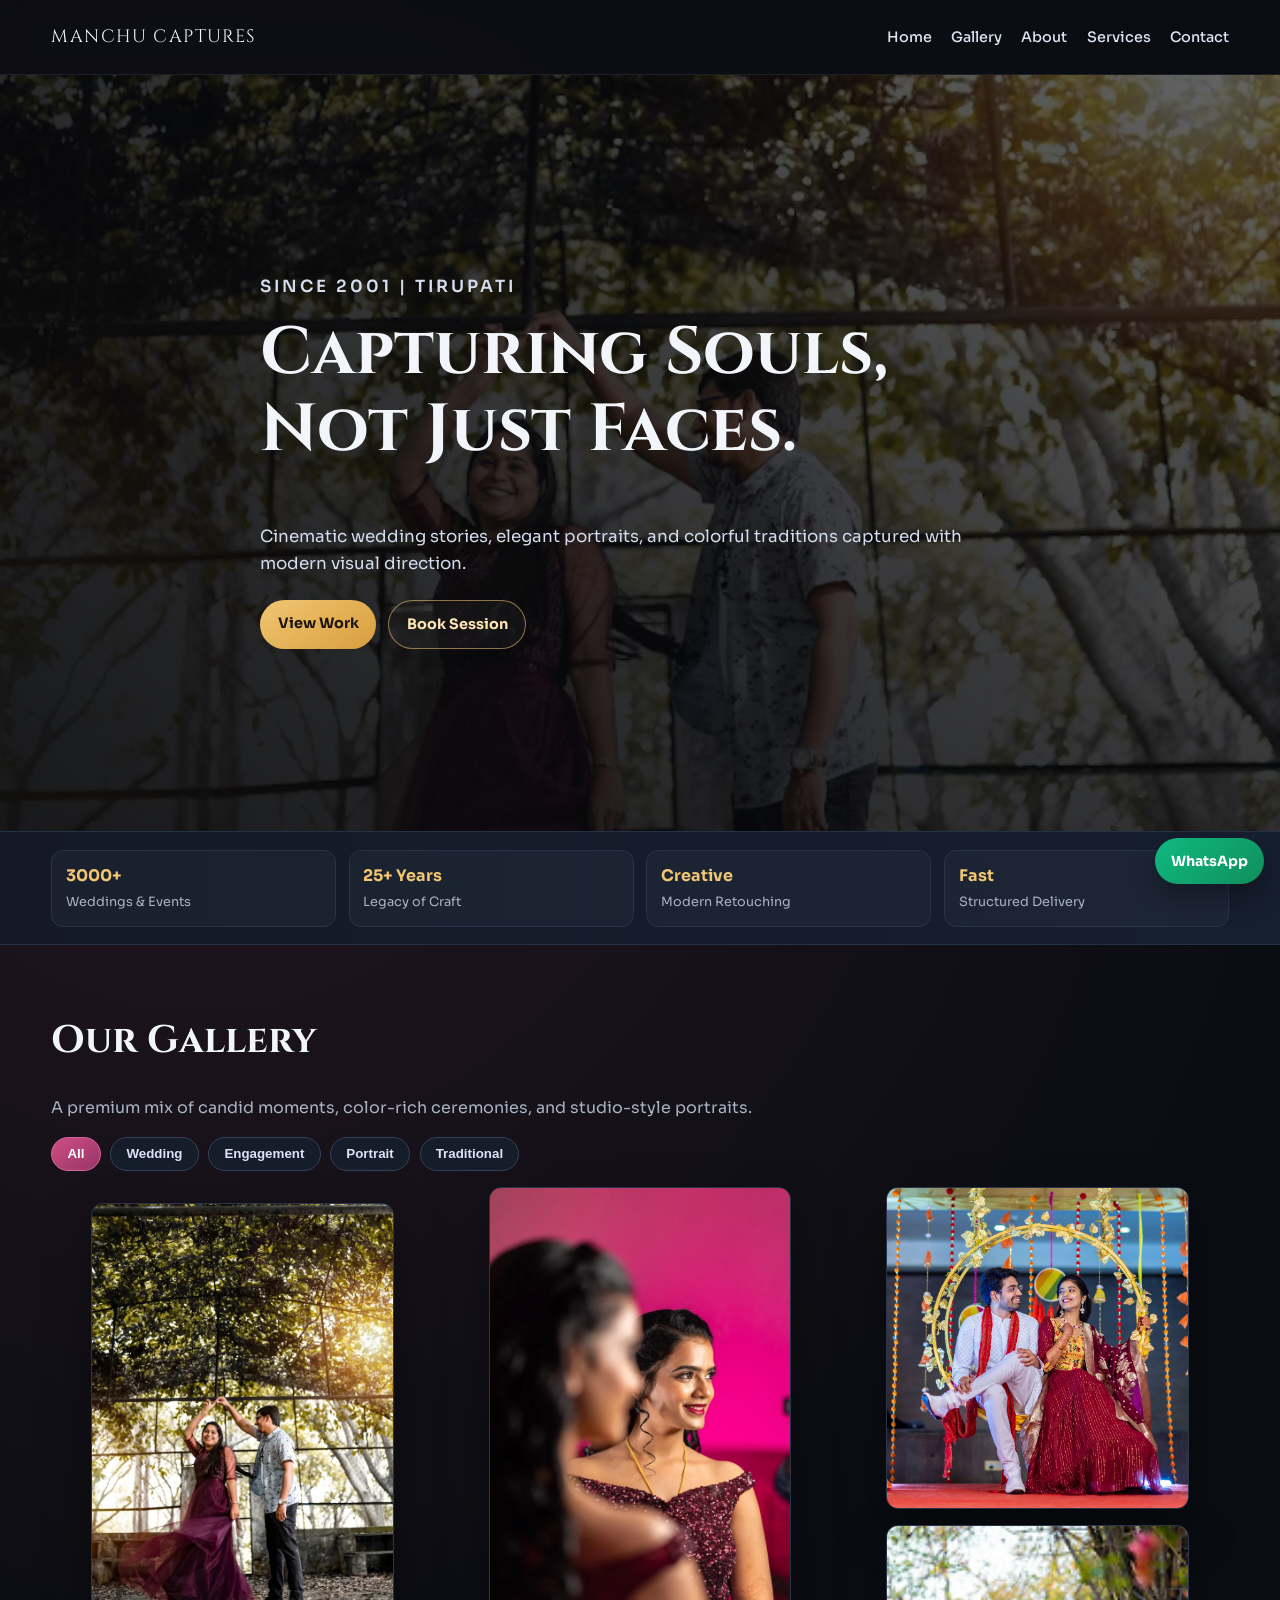
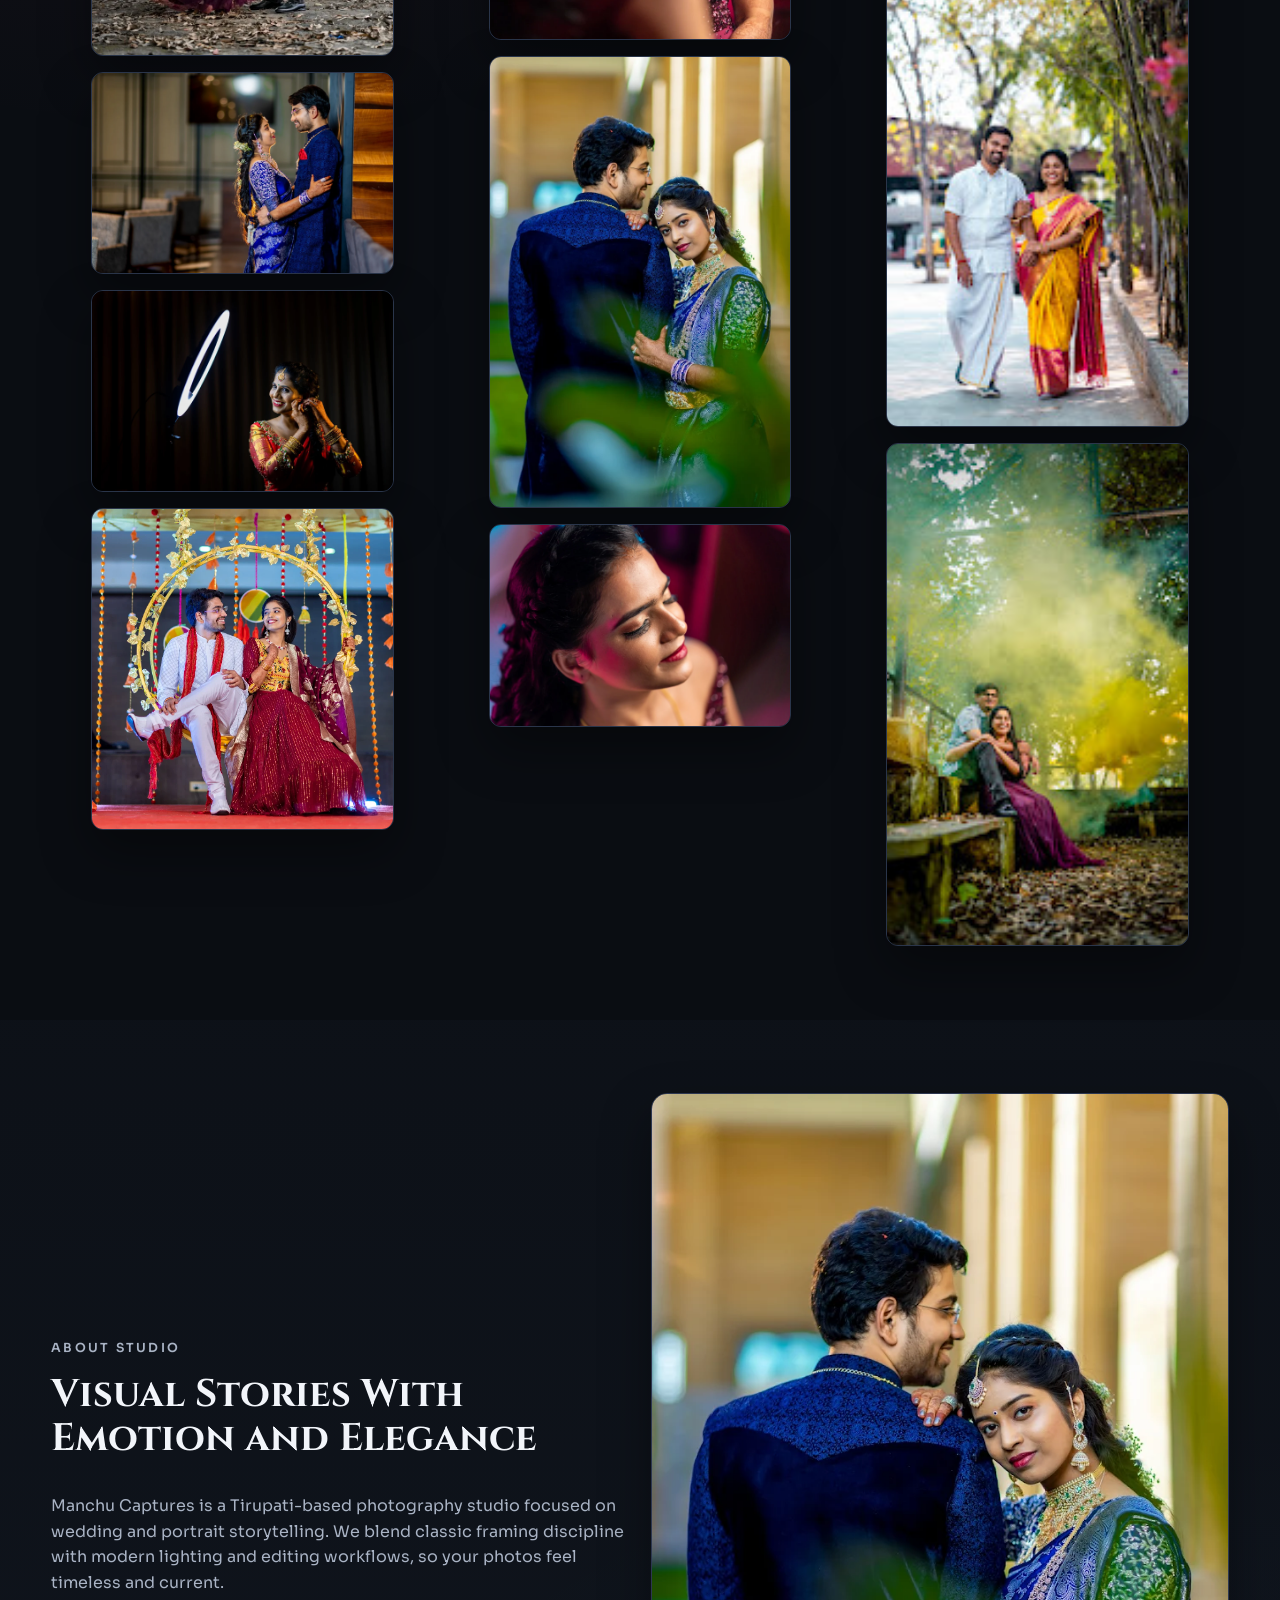
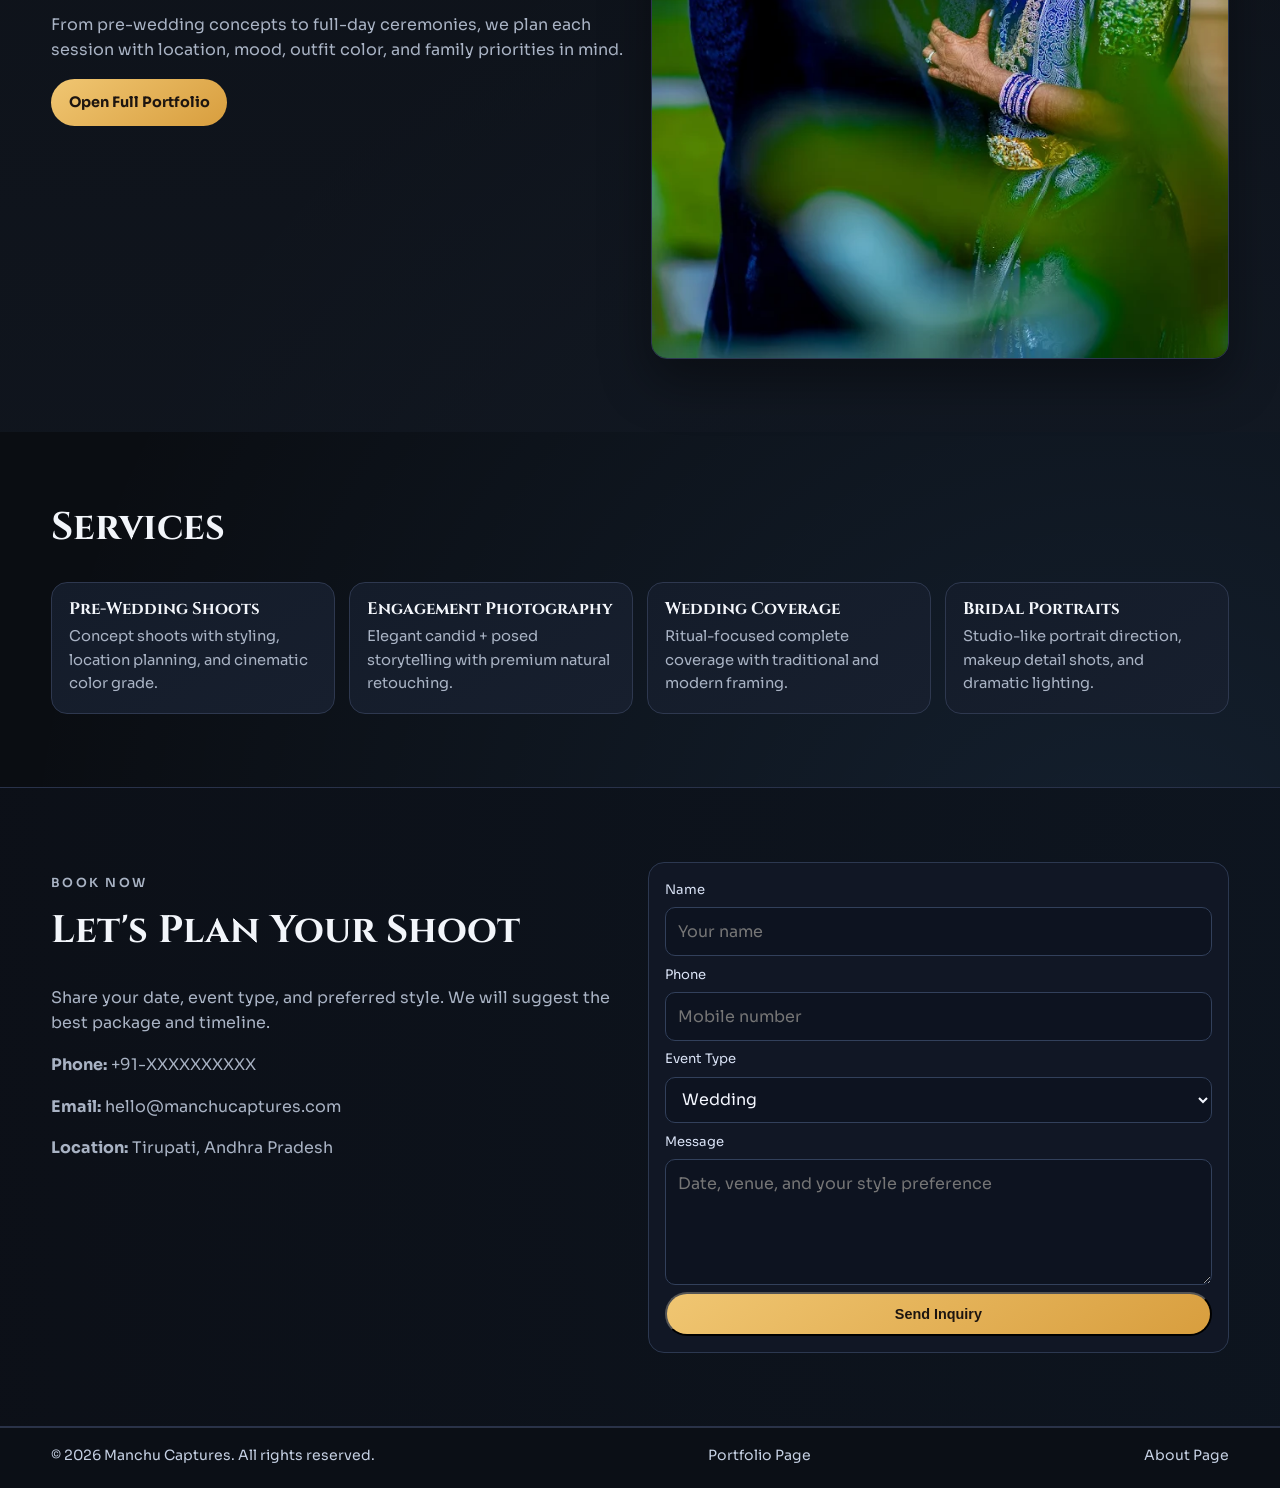
<file: index.html>
<!doctype html>
<html lang="en">
<head>
  <meta charset="utf-8">
  <meta name="viewport" content="width=device-width, initial-scale=1">
  <title>Manchu Captures | Wedding & Couple Photography</title>
  <meta name="description" content="Manchu Captures creates cinematic wedding, engagement, and portrait stories in Tirupati with modern style and emotional storytelling.">
  <meta property="og:title" content="Manchu Captures | Cinematic Love Stories">
  <meta property="og:description" content="Creative, modern, and attractive photography website inspired by premium studio design.">
  <meta property="og:type" content="website">
  <meta property="og:image" content="assets/images/2024-03-06.webp">
  <link rel="canonical" href="https://manchucaptures.com/">
  <link rel="stylesheet" href="assets/css/styles.css">
  <script defer src="assets/js/main.js"></script>
</head>
<body class="home-page">
  <header class="site-header">
    <div class="container nav-wrap">
      <a class="brand" href="#home">MANCHU CAPTURES</a>
      <nav>
        <ul class="nav">
          <li><a href="#home">Home</a></li>
          <li><a href="#gallery">Gallery</a></li>
          <li><a href="#about">About</a></li>
          <li><a href="#services">Services</a></li>
          <li><a href="#contact">Contact</a></li>
        </ul>
      </nav>
    </div>
  </header>

  <main>
    <section id="home" class="hero">
      <div class="hero-bg active" style="background-image:url('assets/images/2024-03-06.webp');"></div>
      <div class="hero-bg" style="background-image:url('assets/images/2024-03-06 (1).webp');"></div>
      <div class="hero-bg" style="background-image:url('assets/images/2024-03-06 (3).webp');"></div>
      <div class="hero-overlay"></div>
      <div class="container hero-content">
        <p class="eyebrow">Since 2001 | Tirupati</p>
        <h1>Capturing Souls, Not Just Faces.</h1>
        <p>Cinematic wedding stories, elegant portraits, and colorful traditions captured with modern visual direction.</p>
        <div class="hero-actions">
          <a class="btn btn-primary" href="#gallery">View Work</a>
          <a class="btn btn-outline" href="#contact">Book Session</a>
        </div>
      </div>
    </section>

    <section class="trust-band">
      <div class="container trust-grid">
        <article><strong>3000+</strong><span>Weddings & Events</span></article>
        <article><strong>25+ Years</strong><span>Legacy of Craft</span></article>
        <article><strong>Creative</strong><span>Modern Retouching</span></article>
        <article><strong>Fast</strong><span>Structured Delivery</span></article>
      </div>
    </section>

    <section id="gallery" class="section container">
      <h2>Our Gallery</h2>
      <p class="section-lead">A premium mix of candid moments, color-rich ceremonies, and studio-style portraits.</p>
      <div class="filters" role="tablist" aria-label="Gallery categories">
        <button class="filter-btn active" data-filter="all">All</button>
        <button class="filter-btn" data-filter="wedding">Wedding</button>
        <button class="filter-btn" data-filter="engagement">Engagement</button>
        <button class="filter-btn" data-filter="portrait">Portrait</button>
        <button class="filter-btn" data-filter="traditional">Traditional</button>
      </div>
      <section class="gallery-grid">
        <figure class="gallery-item" data-category="engagement"><img loading="lazy" src="assets/images/2024-03-06.webp" alt="Couple dance portrait in natural sunlight"></figure>
        <figure class="gallery-item" data-category="engagement"><img loading="lazy" src="assets/images/2024-03-06 (1).webp" alt="Couple indoor portrait in blue outfits"></figure>
        <figure class="gallery-item" data-category="portrait"><img loading="lazy" src="assets/images/2024-03-06 (2).webp" alt="Bride portrait with ring light"></figure>
        <figure class="gallery-item" data-category="wedding"><img loading="lazy" src="assets/images/2024-03-06 (3).webp" alt="Couple on floral swing stage"></figure>
        <figure class="gallery-item" data-category="portrait"><img loading="lazy" src="assets/images/2024-03-06 (4).webp" alt="Bridal portrait with pink background"></figure>
        <figure class="gallery-item" data-category="engagement"><img loading="lazy" src="assets/images/2024-03-06 (5).webp" alt="Couple candid with soft foreground leaves"></figure>
        <figure class="gallery-item" data-category="portrait"><img loading="lazy" src="assets/images/2024-03-06 (6).webp" alt="Close-up bridal beauty shot"></figure>
        <figure class="gallery-item" data-category="wedding"><img loading="lazy" src="assets/images/2024-03-06 (7).webp" alt="Festive wedding swing portrait"></figure>
        <figure class="gallery-item" data-category="traditional"><img loading="lazy" src="assets/images/2024-03-06.jpg" alt="Traditional couple walk in saree and dhoti"></figure>
        <figure class="gallery-item" data-category="traditional"><img loading="lazy" src="assets/images/2024-03-06 (1).jpg" alt="Couple portrait with yellow smoke"></figure>
      </section>
    </section>

    <section id="about" class="section">
      <div class="container about-grid">
        <article>
          <p class="eyebrow">About Studio</p>
          <h2>Visual Stories With Emotion and Elegance</h2>
          <p>Manchu Captures is a Tirupati-based photography studio focused on wedding and portrait storytelling. We blend classic framing discipline with modern lighting and editing workflows, so your photos feel timeless and current.</p>
          <p>From pre-wedding concepts to full-day ceremonies, we plan each session with location, mood, outfit color, and family priorities in mind.</p>
          <a class="btn btn-primary" href="portfolio.html">Open Full Portfolio</a>
        </article>
        <figure class="about-image">
          <img loading="lazy" src="assets/images/2024-03-06 (5).webp" alt="Couple portrait with artistic composition">
        </figure>
      </div>
    </section>

    <section id="services" class="section container">
      <h2>Services</h2>
      <div class="services-grid">
        <article class="service-card">
          <h3>Pre-Wedding Shoots</h3>
          <p>Concept shoots with styling, location planning, and cinematic color grade.</p>
        </article>
        <article class="service-card">
          <h3>Engagement Photography</h3>
          <p>Elegant candid + posed storytelling with premium natural retouching.</p>
        </article>
        <article class="service-card">
          <h3>Wedding Coverage</h3>
          <p>Ritual-focused complete coverage with traditional and modern framing.</p>
        </article>
        <article class="service-card">
          <h3>Bridal Portraits</h3>
          <p>Studio-like portrait direction, makeup detail shots, and dramatic lighting.</p>
        </article>
      </div>
    </section>

    <section id="contact" class="section contact-wrap">
      <div class="container contact-grid">
        <article>
          <p class="eyebrow">Book Now</p>
          <h2>Let's Plan Your Shoot</h2>
          <p>Share your date, event type, and preferred style. We will suggest the best package and timeline.</p>
          <p><strong>Phone:</strong> +91-XXXXXXXXXX</p>
          <p><strong>Email:</strong> hello@manchucaptures.com</p>
          <p><strong>Location:</strong> Tirupati, Andhra Pradesh</p>
        </article>
        <form class="booking-form" action="#" method="post">
          <label for="name">Name</label>
          <input id="name" name="name" type="text" placeholder="Your name" required>
          <label for="phone">Phone</label>
          <input id="phone" name="phone" type="tel" placeholder="Mobile number" required>
          <label for="event">Event Type</label>
          <select id="event" name="event">
            <option>Wedding</option>
            <option>Engagement</option>
            <option>Pre-Wedding</option>
            <option>Portrait Session</option>
          </select>
          <label for="message">Message</label>
          <textarea id="message" name="message" rows="4" placeholder="Date, venue, and your style preference"></textarea>
          <button type="submit" class="btn btn-primary">Send Inquiry</button>
        </form>
      </div>
    </section>
  </main>

  <div class="lightbox" id="lightbox" aria-modal="true" role="dialog" aria-label="Image preview">
    <button class="lightbox-close" id="lightboxClose" aria-label="Close image preview">&times;</button>
    <img id="lightboxImage" alt="Expanded gallery preview">
  </div>

  <a class="floating-wa" href="https://wa.me/91XXXXXXXXXX" aria-label="Chat on WhatsApp">WhatsApp</a>

  <footer class="site-footer">
    <div class="container footer-grid">
      <p>&copy; 2026 Manchu Captures. All rights reserved.</p>
      <a href="portfolio.html">Portfolio Page</a>
      <a href="about.html">About Page</a>
    </div>
  </footer>
</body>
</html>
</file>
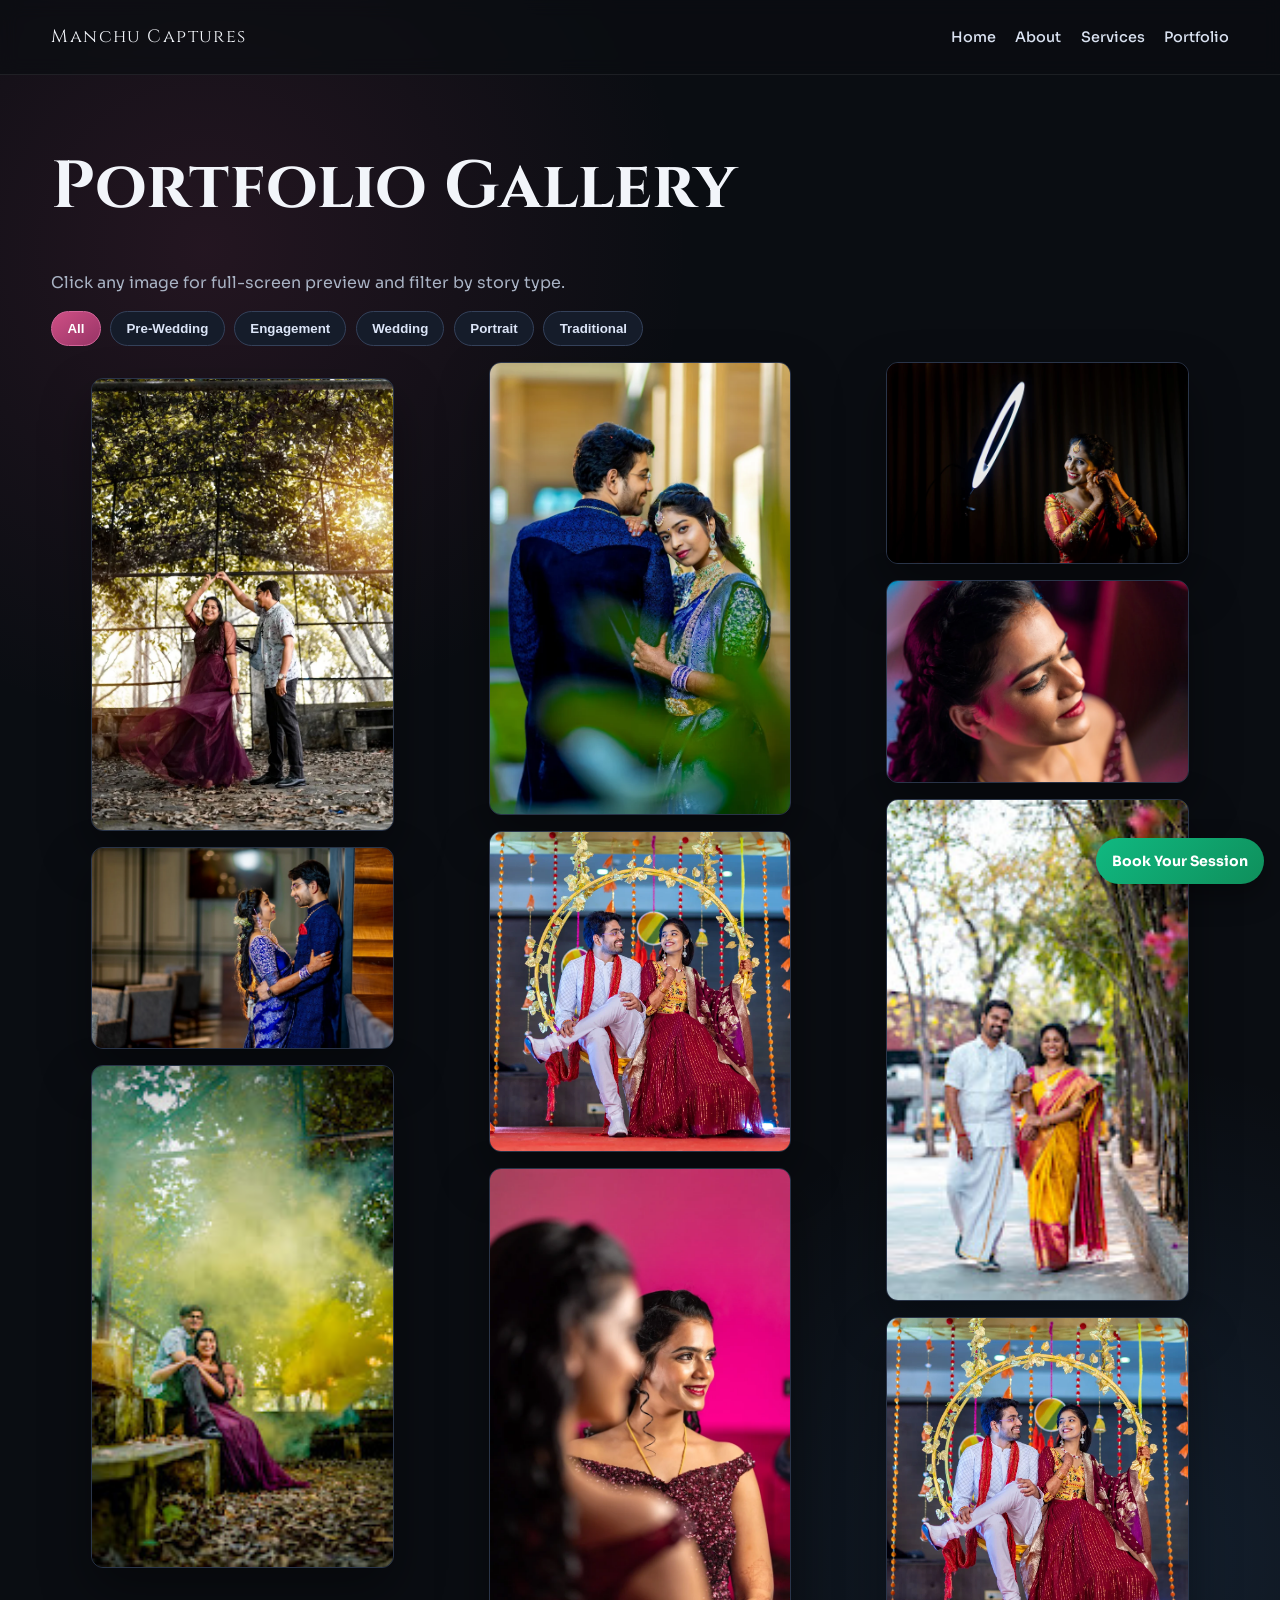
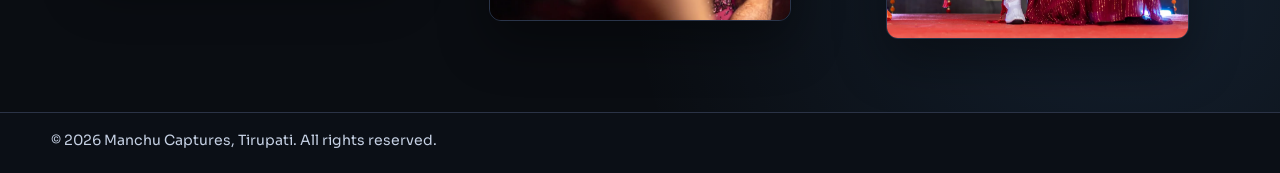
<file: portfolio.html>
<!doctype html>
<html lang="en">
<head>
  <meta charset="utf-8">
  <meta name="viewport" content="width=device-width, initial-scale=1">
  <title>Creative Portfolio | Manchu Captures</title>
  <meta name="description" content="Browse creative pre-wedding, engagement, wedding and portrait galleries by Manchu Captures in Tirupati.">
  <link rel="canonical" href="https://manchucaptures.com/portfolio.html">
  <link rel="preconnect" href="https://fonts.googleapis.com">
  <link rel="preconnect" href="https://fonts.gstatic.com" crossorigin>
  <link href="https://fonts.googleapis.com/css2?family=Manrope:wght@400;500;600;700;800&family=Playfair+Display:wght@600;700;800&display=swap" rel="stylesheet">
  <link rel="stylesheet" href="assets/css/styles.css">
  <script defer src="assets/js/portfolio.js"></script>
</head>
<body>
  <header class="site-header">
    <div class="container nav-wrap">
      <a class="brand" href="index.html">Manchu Captures</a>
      <nav>
        <ul class="nav">
          <li><a href="index.html">Home</a></li>
          <li><a href="about.html">About</a></li>
          <li><a href="services/wedding-photography-tirupati.html">Services</a></li>
          <li><a href="portfolio.html" aria-current="page">Portfolio</a></li>
        </ul>
      </nav>
    </div>
  </header>

  <main class="section container">
    <h1>Portfolio Gallery</h1>
    <p class="section-lead">Click any image for full-screen preview and filter by story type.</p>
    <div class="filters" role="tablist" aria-label="Portfolio categories">
      <button class="filter-btn active" data-filter="all">All</button>
      <button class="filter-btn" data-filter="prewedding">Pre-Wedding</button>
      <button class="filter-btn" data-filter="engagement">Engagement</button>
      <button class="filter-btn" data-filter="wedding">Wedding</button>
      <button class="filter-btn" data-filter="portrait">Portrait</button>
      <button class="filter-btn" data-filter="traditional">Traditional</button>
    </div>

    <section class="gallery-grid">
      <figure class="gallery-item" data-category="prewedding">
        <img loading="lazy" src="assets/images/2024-03-06.webp" alt="Couple dancing under natural sunlight">
      </figure>
      <figure class="gallery-item" data-category="engagement">
        <img loading="lazy" src="assets/images/2024-03-06 (1).webp" alt="Couple in blue attire holding each other indoors">
      </figure>
      <figure class="gallery-item" data-category="prewedding">
        <img loading="lazy" src="assets/images/2024-03-06 (1).jpg" alt="Couple seated with yellow smoke effect during outdoor shoot">
      </figure>
      <figure class="gallery-item" data-category="engagement">
        <img loading="lazy" src="assets/images/2024-03-06 (5).webp" alt="Blue attire engagement portrait with bride looking at camera">
      </figure>
      <figure class="gallery-item" data-category="wedding">
        <img loading="lazy" src="assets/images/2024-03-06 (3).webp" alt="Traditional couple seated on decorative ceremony swing">
      </figure>
      <figure class="gallery-item" data-category="portrait">
        <img loading="lazy" src="assets/images/2024-03-06 (4).webp" alt="Bride closeup portrait in maroon dress with pink backdrop">
      </figure>
      <figure class="gallery-item" data-category="portrait">
        <img loading="lazy" src="assets/images/2024-03-06 (2).webp" alt="Bride portrait lit by ring light against dark curtains">
      </figure>
      <figure class="gallery-item" data-category="portrait">
        <img loading="lazy" src="assets/images/2024-03-06 (6).webp" alt="Closeup bridal portrait with soft focus and pink highlights">
      </figure>
      <figure class="gallery-item" data-category="traditional">
        <img loading="lazy" src="assets/images/2024-03-06.jpg" alt="Couple walking in traditional yellow and white attire">
      </figure>
      <figure class="gallery-item" data-category="wedding">
        <img loading="lazy" src="assets/images/2024-03-06 (7).webp" alt="Wedding color frame with floral swing and festive decor">
      </figure>
    </section>
  </main>

  <div class="lightbox" id="lightbox" aria-modal="true" role="dialog" aria-label="Image preview">
    <button class="lightbox-close" id="lightboxClose" aria-label="Close image preview">&times;</button>
    <img id="lightboxImage" alt="Expanded portfolio preview">
  </div>

  <a class="floating-wa" href="https://wa.me/91XXXXXXXXXX" aria-label="Chat on WhatsApp">Book Your Session</a>

  <footer class="site-footer">
    <div class="container">
      <p>&copy; 2026 Manchu Captures, Tirupati. All rights reserved.</p>
    </div>
  </footer>
</body>
</html>
</file>
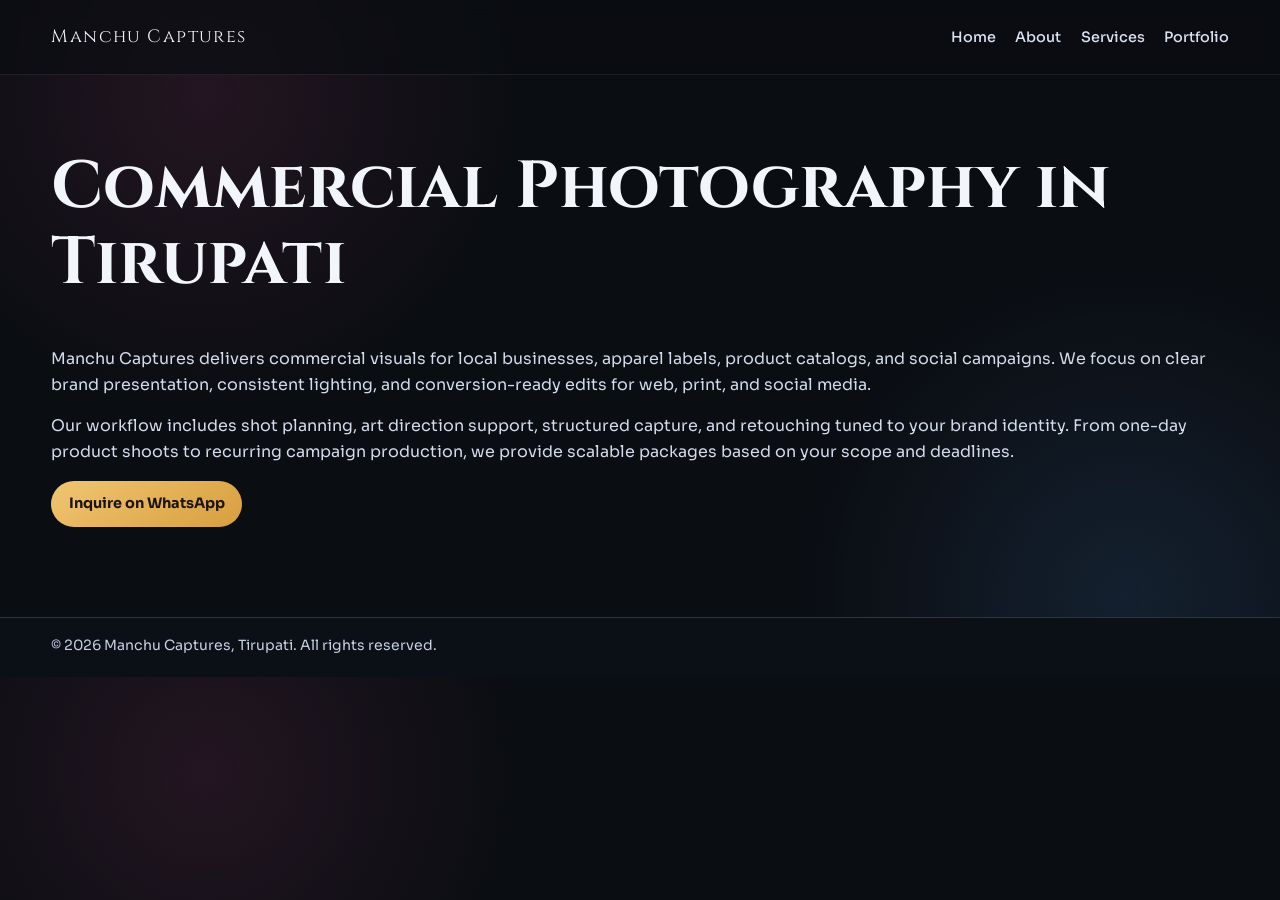
<file: services/commercial-photography-tirupati.html>
<!doctype html>
<html lang="en">
<head>
  <meta charset="utf-8">
  <meta name="viewport" content="width=device-width, initial-scale=1">
  <title>Commercial Photography in Tirupati | Manchu Captures</title>
  <meta name="description" content="Commercial photography services in Tirupati for brands, products, and campaigns. Professional lighting, clean retouching, and fast delivery.">
  <link rel="canonical" href="https://manchucaptures.com/services/commercial-photography-tirupati">
  <link rel="stylesheet" href="../assets/css/styles.css">
</head>
<body>
  <header class="site-header">
    <div class="container nav-wrap">
      <a class="brand" href="../index.html">Manchu Captures</a>
      <nav>
        <ul class="nav">
          <li><a href="../index.html">Home</a></li>
          <li><a href="../about.html">About</a></li>
          <li><a href="commercial-photography-tirupati.html" aria-current="page">Services</a></li>
          <li><a href="../portfolio.html">Portfolio</a></li>
        </ul>
      </nav>
    </div>
  </header>
  <main class="section container content">
    <h1>Commercial Photography in Tirupati</h1>
    <p>Manchu Captures delivers commercial visuals for local businesses, apparel labels, product catalogs, and social campaigns. We focus on clear brand presentation, consistent lighting, and conversion-ready edits for web, print, and social media.</p>
    <p>Our workflow includes shot planning, art direction support, structured capture, and retouching tuned to your brand identity. From one-day product shoots to recurring campaign production, we provide scalable packages based on your scope and deadlines.</p>
    <p><a class="btn btn-primary" href="https://wa.me/91XXXXXXXXXX">Inquire on WhatsApp</a></p>
  </main>
  <footer class="site-footer">
    <div class="container">
      <p>&copy; 2026 Manchu Captures, Tirupati. All rights reserved.</p>
    </div>
  </footer>
</body>
</html>
</file>
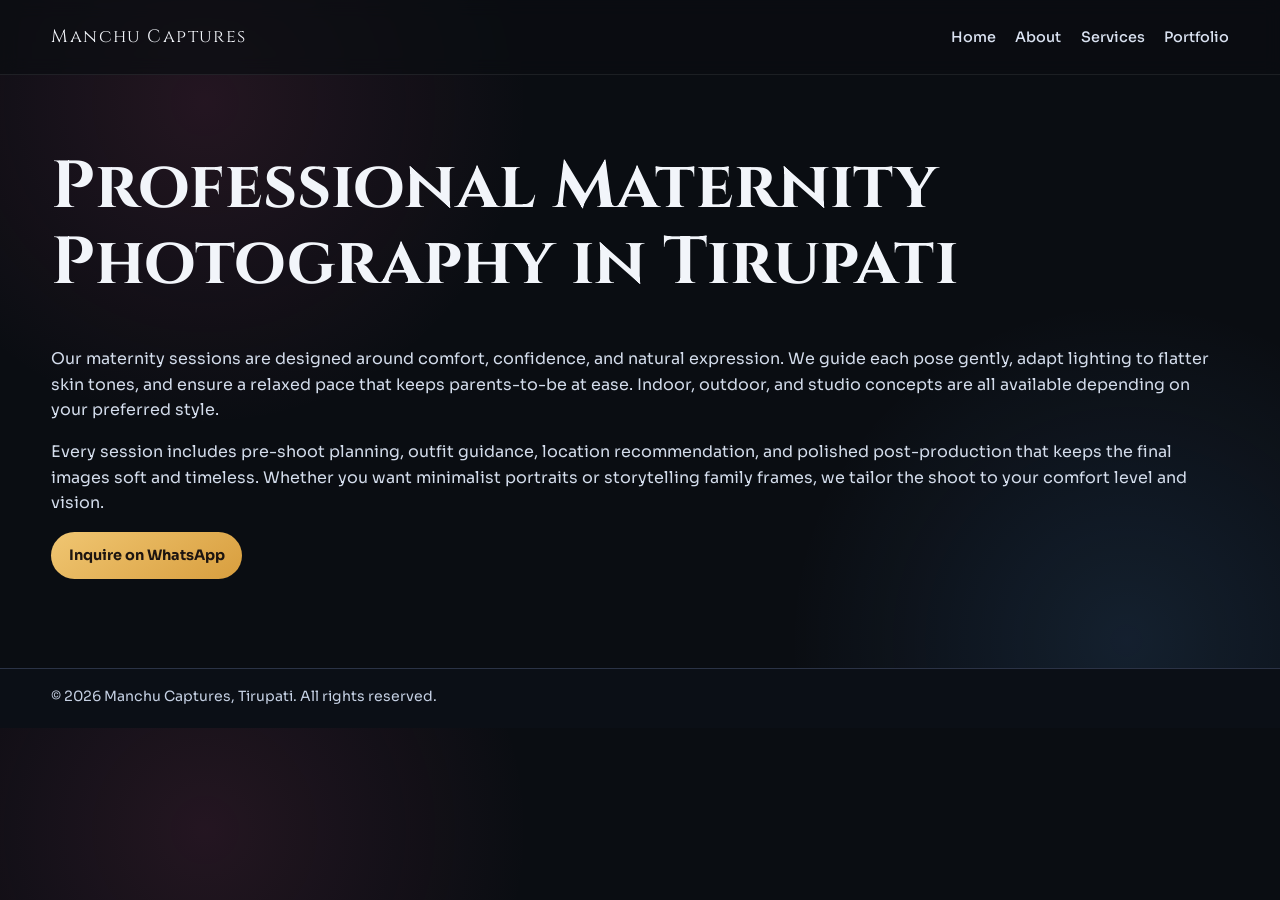
<file: services/maternity-photography-tirupati.html>
<!doctype html>
<html lang="en">
<head>
  <meta charset="utf-8">
  <meta name="viewport" content="width=device-width, initial-scale=1">
  <title>Maternity Photography in Tirupati | Manchu Captures (25+ Yrs Experience)</title>
  <meta name="description" content="Comfort-first maternity photography in Tirupati by Manchu Captures. Elegant portraits, guided posing, and premium edits with 25+ years of trust.">
  <link rel="canonical" href="https://manchucaptures.com/services/maternity-photography-tirupati">
  <link rel="stylesheet" href="../assets/css/styles.css">
</head>
<body>
  <header class="site-header">
    <div class="container nav-wrap">
      <a class="brand" href="../index.html">Manchu Captures</a>
      <nav>
        <ul class="nav">
          <li><a href="../index.html">Home</a></li>
          <li><a href="../about.html">About</a></li>
          <li><a href="maternity-photography-tirupati.html" aria-current="page">Services</a></li>
          <li><a href="../portfolio.html">Portfolio</a></li>
        </ul>
      </nav>
    </div>
  </header>
  <main class="section container content">
    <h1>Professional Maternity Photography in Tirupati</h1>
    <p>Our maternity sessions are designed around comfort, confidence, and natural expression. We guide each pose gently, adapt lighting to flatter skin tones, and ensure a relaxed pace that keeps parents-to-be at ease. Indoor, outdoor, and studio concepts are all available depending on your preferred style.</p>
    <p>Every session includes pre-shoot planning, outfit guidance, location recommendation, and polished post-production that keeps the final images soft and timeless. Whether you want minimalist portraits or storytelling family frames, we tailor the shoot to your comfort level and vision.</p>
    <p><a class="btn btn-primary" href="https://wa.me/91XXXXXXXXXX">Inquire on WhatsApp</a></p>
  </main>
  <footer class="site-footer">
    <div class="container">
      <p>&copy; 2026 Manchu Captures, Tirupati. All rights reserved.</p>
    </div>
  </footer>
</body>
</html>
</file>
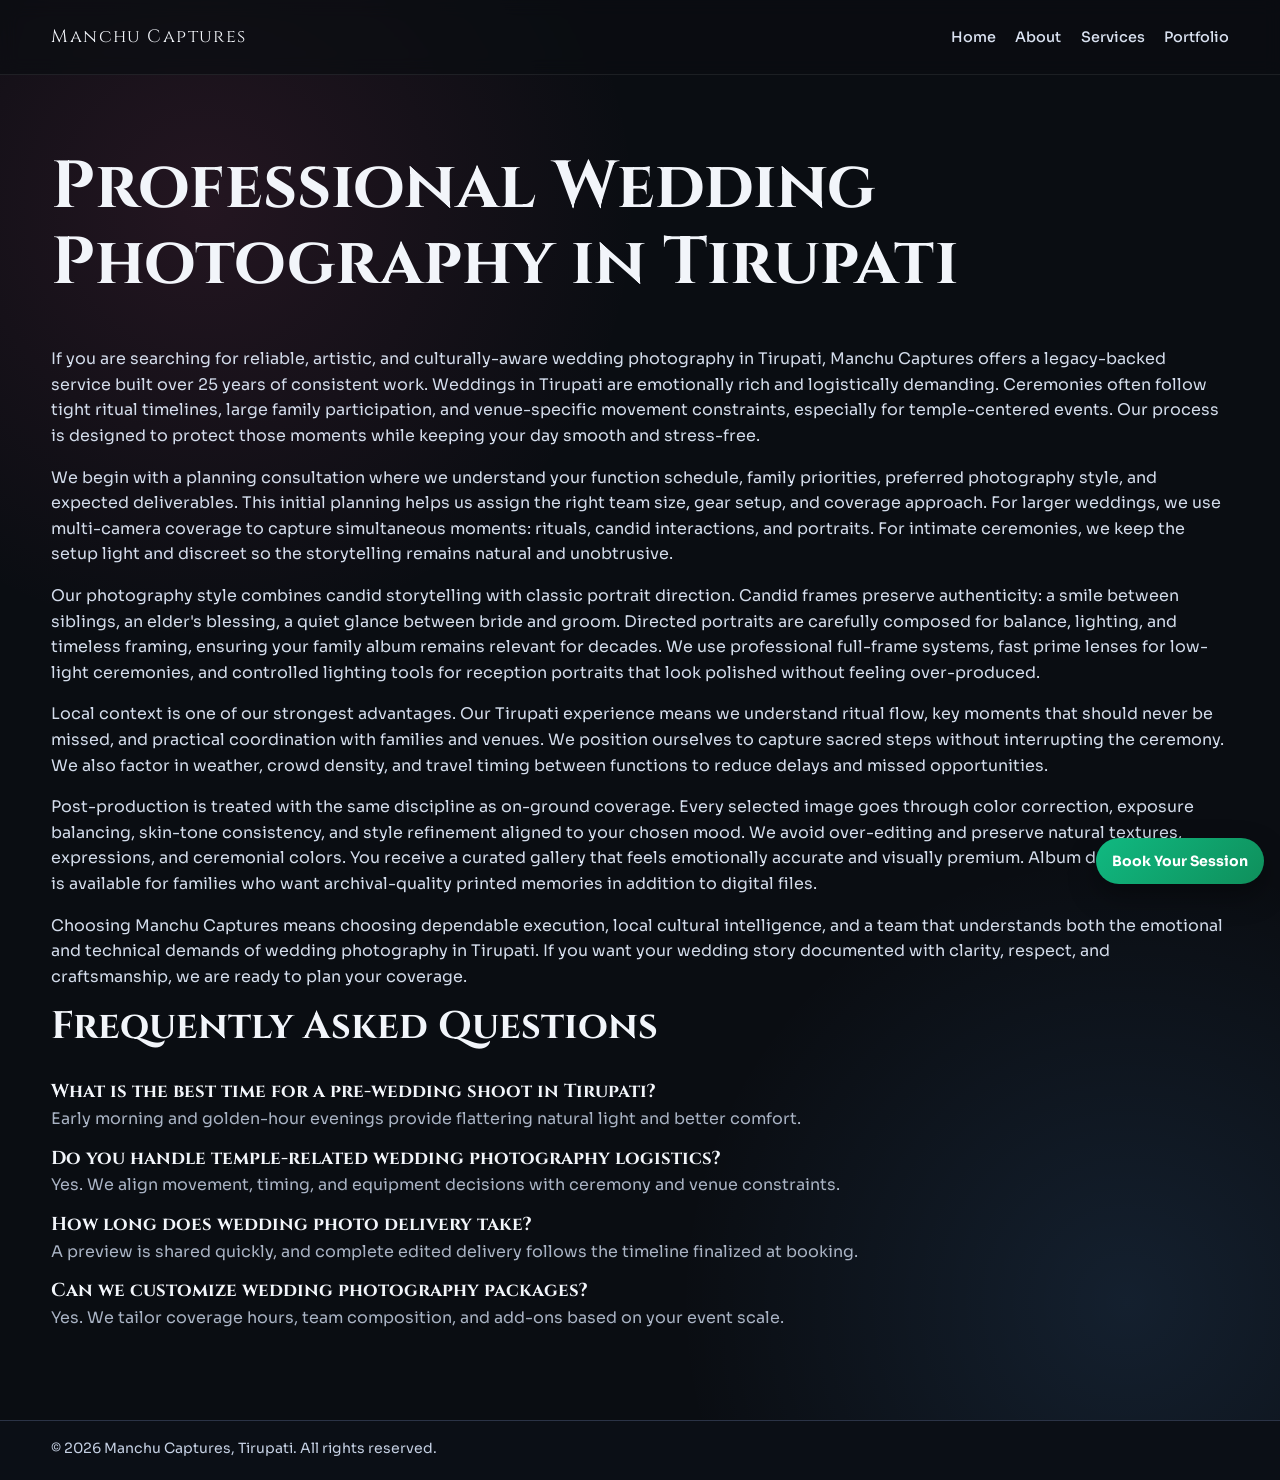
<file: services/wedding-photography-tirupati.html>
<!doctype html>
<html lang="en">
<head>
  <meta charset="utf-8">
  <meta name="viewport" content="width=device-width, initial-scale=1">
  <title>Wedding Photography in Tirupati | Manchu Captures (25+ Yrs Experience)</title>
  <meta name="description" content="Professional wedding photography in Tirupati by Manchu Captures. 25+ years of experience in temple logistics, candid storytelling, and premium wedding albums.">
  <meta name="keywords" content="Wedding Photography Tirupati, Best Photographer in Tirupati, Tirupati Wedding Photographer">
  <link rel="canonical" href="https://manchucaptures.com/services/wedding-photography-tirupati">
  <link rel="stylesheet" href="../assets/css/styles.css">
  <script type="application/ld+json">
  {
    "@context": "https://schema.org",
    "@type": "FAQPage",
    "mainEntity": [
      {
        "@type": "Question",
        "name": "What is the best time for a pre-wedding shoot in Tirupati?",
        "acceptedAnswer": {
          "@type": "Answer",
          "text": "Early morning and golden-hour evenings are best for balanced light and manageable weather in Tirupati."
        }
      },
      {
        "@type": "Question",
        "name": "Do you handle temple-related wedding photography logistics?",
        "acceptedAnswer": {
          "@type": "Answer",
          "text": "Yes. Our team plans timing, movement, and camera workflow around local temple ceremony restrictions and family schedules."
        }
      },
      {
        "@type": "Question",
        "name": "How long does wedding photo delivery take?",
        "acceptedAnswer": {
          "@type": "Answer",
          "text": "Preview photos are shared quickly, while complete edited sets and album-ready files are typically delivered in a structured timeline discussed before booking."
        }
      },
      {
        "@type": "Question",
        "name": "Can we customize wedding photography packages?",
        "acceptedAnswer": {
          "@type": "Answer",
          "text": "Yes. Coverage hours, team size, cinematic add-ons, and album options can be customized based on ceremony size and budget."
        }
      }
    ]
  }
  </script>
</head>
<body>
  <header class="site-header">
    <div class="container nav-wrap">
      <a class="brand" href="../index.html">Manchu Captures</a>
      <nav>
        <ul class="nav">
          <li><a href="../index.html">Home</a></li>
          <li><a href="../about.html">About</a></li>
          <li><a href="wedding-photography-tirupati.html" aria-current="page">Services</a></li>
          <li><a href="../portfolio.html">Portfolio</a></li>
        </ul>
      </nav>
    </div>
  </header>

  <main class="section container content">
    <h1>Professional Wedding Photography in Tirupati</h1>
    <p>If you are searching for reliable, artistic, and culturally-aware wedding photography in Tirupati, Manchu Captures offers a legacy-backed service built over 25 years of consistent work. Weddings in Tirupati are emotionally rich and logistically demanding. Ceremonies often follow tight ritual timelines, large family participation, and venue-specific movement constraints, especially for temple-centered events. Our process is designed to protect those moments while keeping your day smooth and stress-free.</p>
    <p>We begin with a planning consultation where we understand your function schedule, family priorities, preferred photography style, and expected deliverables. This initial planning helps us assign the right team size, gear setup, and coverage approach. For larger weddings, we use multi-camera coverage to capture simultaneous moments: rituals, candid interactions, and portraits. For intimate ceremonies, we keep the setup light and discreet so the storytelling remains natural and unobtrusive.</p>
    <p>Our photography style combines candid storytelling with classic portrait direction. Candid frames preserve authenticity: a smile between siblings, an elder's blessing, a quiet glance between bride and groom. Directed portraits are carefully composed for balance, lighting, and timeless framing, ensuring your family album remains relevant for decades. We use professional full-frame systems, fast prime lenses for low-light ceremonies, and controlled lighting tools for reception portraits that look polished without feeling over-produced.</p>
    <p>Local context is one of our strongest advantages. Our Tirupati experience means we understand ritual flow, key moments that should never be missed, and practical coordination with families and venues. We position ourselves to capture sacred steps without interrupting the ceremony. We also factor in weather, crowd density, and travel timing between functions to reduce delays and missed opportunities.</p>
    <p>Post-production is treated with the same discipline as on-ground coverage. Every selected image goes through color correction, exposure balancing, skin-tone consistency, and style refinement aligned to your chosen mood. We avoid over-editing and preserve natural textures, expressions, and ceremonial colors. You receive a curated gallery that feels emotionally accurate and visually premium. Album design support is available for families who want archival-quality printed memories in addition to digital files.</p>
    <p>Choosing Manchu Captures means choosing dependable execution, local cultural intelligence, and a team that understands both the emotional and technical demands of wedding photography in Tirupati. If you want your wedding story documented with clarity, respect, and craftsmanship, we are ready to plan your coverage.</p>

    <h2>Frequently Asked Questions</h2>
    <div class="faq">
      <h3>What is the best time for a pre-wedding shoot in Tirupati?</h3>
      <p>Early morning and golden-hour evenings provide flattering natural light and better comfort.</p>
      <h3>Do you handle temple-related wedding photography logistics?</h3>
      <p>Yes. We align movement, timing, and equipment decisions with ceremony and venue constraints.</p>
      <h3>How long does wedding photo delivery take?</h3>
      <p>A preview is shared quickly, and complete edited delivery follows the timeline finalized at booking.</p>
      <h3>Can we customize wedding photography packages?</h3>
      <p>Yes. We tailor coverage hours, team composition, and add-ons based on your event scale.</p>
    </div>
  </main>

  <a class="floating-wa" href="https://wa.me/91XXXXXXXXXX" aria-label="Chat on WhatsApp">Book Your Session</a>

  <footer class="site-footer">
    <div class="container">
      <p>&copy; 2026 Manchu Captures, Tirupati. All rights reserved.</p>
    </div>
  </footer>
</body>
</html>
</file>
<file: assets/css/styles.css>
@import url("https://fonts.googleapis.com/css2?family=Cinzel:wght@500;600;700&family=Sora:wght@300;400;500;600;700&display=swap");

:root {
  --bg: #0a0d12;
  --bg-soft: #121822;
  --surface: #171e2a;
  --text: #f2f5fa;
  --muted: #a9b3c4;
  --line: #2b3344;
  --gold: #f0c672;
  --pink: #cf4f85;
  --accent: #5ba9ff;
  --radius: 16px;
  --shadow: 0 22px 50px rgba(0, 0, 0, 0.38);
}

* {
  box-sizing: border-box;
}

html {
  scroll-behavior: smooth;
}

body {
  margin: 0;
  font-family: "Sora", "Segoe UI", Tahoma, Geneva, Verdana, sans-serif;
  color: var(--text);
  background:
    radial-gradient(circle at 16% 14%, rgba(207, 79, 133, 0.13), transparent 26%),
    radial-gradient(circle at 88% 88%, rgba(91, 169, 255, 0.12), transparent 26%),
    var(--bg);
  line-height: 1.6;
}

img {
  max-width: 100%;
  display: block;
}

a {
  color: inherit;
  text-decoration: none;
}

.container {
  width: min(1180px, 92%);
  margin-inline: auto;
}

.section {
  padding: 4.6rem 0;
}

h1,
h2,
h3 {
  margin-top: 0;
  font-family: "Cinzel", Georgia, "Times New Roman", serif;
  line-height: 1.15;
}

h1 {
  font-size: clamp(2rem, 5.2vw, 4.5rem);
}

h2 {
  font-size: clamp(1.5rem, 3vw, 2.7rem);
}

.section-lead {
  color: var(--muted);
  max-width: 72ch;
}

.eyebrow {
  text-transform: uppercase;
  letter-spacing: 0.18em;
  font-size: 0.78rem;
  color: var(--gold);
  font-weight: 600;
  margin-bottom: 0.9rem;
}

.site-header {
  position: sticky;
  top: 0;
  z-index: 50;
  border-bottom: 1px solid rgba(255, 255, 255, 0.08);
  backdrop-filter: blur(9px);
  background: rgba(10, 13, 18, 0.7);
}

.nav-wrap {
  min-height: 74px;
  display: flex;
  align-items: center;
  justify-content: space-between;
}

.brand {
  font-family: "Cinzel", Georgia, "Times New Roman", serif;
  font-size: 1.12rem;
  letter-spacing: 0.08em;
}

.nav {
  list-style: none;
  margin: 0;
  padding: 0;
  display: flex;
  gap: 1.2rem;
}

.nav a {
  color: #dae2f1;
  font-size: 0.9rem;
  font-weight: 500;
}

.nav a:hover {
  color: var(--gold);
}

.hero {
  min-height: 84vh;
  position: relative;
  display: grid;
  align-items: center;
  overflow: hidden;
}

.hero-bg {
  position: absolute;
  inset: 0;
  background-size: cover;
  background-position: center;
  opacity: 0;
  transform: scale(1.06);
  transition: opacity 900ms ease, transform 6s ease;
}

.hero-bg.active {
  opacity: 1;
  transform: scale(1);
}

.hero-overlay {
  position: absolute;
  inset: 0;
  background:
    linear-gradient(95deg, rgba(8, 9, 12, 0.8), rgba(8, 9, 12, 0.4)),
    linear-gradient(0deg, rgba(8, 9, 12, 0.7), rgba(8, 9, 12, 0.35));
}

.hero-content {
  position: relative;
  z-index: 2;
  max-width: 760px;
  padding: 2rem 0;
}

.hero-content p {
  color: #d4dced;
  max-width: 62ch;
  font-size: 1.05rem;
}

.hero-actions {
  margin-top: 1.4rem;
  display: flex;
  gap: 0.75rem;
  flex-wrap: wrap;
}

.btn {
  display: inline-block;
  padding: 0.74rem 1.1rem;
  border-radius: 999px;
  font-size: 0.9rem;
  font-weight: 700;
}

.btn-primary {
  background: linear-gradient(145deg, var(--gold), #d89e3e);
  color: #1d1510;
}

.btn-outline {
  border: 1px solid rgba(240, 198, 114, 0.55);
  color: #fde5b2;
  background: rgba(255, 255, 255, 0.04);
}

.trust-band {
  background: linear-gradient(90deg, #131926, #161f30);
  border-top: 1px solid #263148;
  border-bottom: 1px solid #263148;
}

.trust-grid {
  display: grid;
  grid-template-columns: repeat(4, minmax(0, 1fr));
  gap: 0.8rem;
  padding: 1.1rem 0;
}

.trust-grid article {
  border: 1px solid #29334a;
  border-radius: 12px;
  padding: 0.75rem 0.85rem;
  background: rgba(255, 255, 255, 0.03);
}

.trust-grid strong {
  display: block;
  color: var(--gold);
}

.trust-grid span {
  font-size: 0.8rem;
  color: var(--muted);
}

.filters {
  display: flex;
  flex-wrap: wrap;
  gap: 0.6rem;
  margin-bottom: 1rem;
}

.filter-btn {
  border: 1px solid #34415a;
  background: #151c2a;
  color: #dce5f8;
  border-radius: 999px;
  padding: 0.55rem 0.95rem;
  font-weight: 600;
  cursor: pointer;
}

.filter-btn.active {
  background: linear-gradient(145deg, var(--pink), #973466);
  border-color: #d4659a;
  color: #fff;
}

.gallery-grid {
  columns: 3 260px;
  column-gap: 0.95rem;
}

.gallery-item {
  break-inside: avoid;
  margin-bottom: 0.95rem;
  border-radius: 12px;
  overflow: hidden;
  border: 1px solid #2a354a;
  box-shadow: var(--shadow);
  background: #0f1420;
}

.gallery-item img {
  width: 100%;
  cursor: zoom-in;
  transition: transform 320ms ease;
}

.gallery-item:hover img {
  transform: scale(1.03);
}

#about {
  background: linear-gradient(180deg, rgba(18, 24, 34, 0.35), rgba(18, 24, 34, 0.7));
}

.about-grid {
  display: grid;
  grid-template-columns: 1fr 1fr;
  gap: 1.4rem;
  align-items: center;
}

.about-grid p {
  color: var(--muted);
}

.about-image {
  margin: 0;
  border-radius: var(--radius);
  overflow: hidden;
  border: 1px solid #2d3750;
  box-shadow: var(--shadow);
}

.services-grid {
  display: grid;
  grid-template-columns: repeat(4, minmax(0, 1fr));
  gap: 0.9rem;
}

.service-card {
  background: linear-gradient(150deg, #141c2a 0%, #171f2e 100%);
  border: 1px solid #2e384f;
  border-radius: var(--radius);
  padding: 1.05rem;
}

.service-card h3 {
  margin-bottom: 0.4rem;
  font-size: 1.05rem;
}

.service-card p {
  margin: 0;
  color: var(--muted);
  font-size: 0.92rem;
}

.contact-wrap {
  background: linear-gradient(90deg, rgba(12, 16, 24, 0.95), rgba(13, 20, 30, 0.92));
  border-top: 1px solid #29324a;
  border-bottom: 1px solid #29324a;
}

.contact-grid {
  display: grid;
  grid-template-columns: 1fr 1fr;
  gap: 1rem;
}

.contact-grid p {
  color: var(--muted);
}

.booking-form {
  display: grid;
  gap: 0.45rem;
  background: #111725;
  border: 1px solid #2c3850;
  border-radius: var(--radius);
  padding: 1rem;
}

.booking-form label {
  font-size: 0.82rem;
  color: #d9e2f5;
}

.booking-form input,
.booking-form select,
.booking-form textarea {
  width: 100%;
  border: 1px solid #32405b;
  border-radius: 10px;
  padding: 0.68rem 0.75rem;
  color: #f4f7ff;
  background: #0d1320;
  font: inherit;
}

.booking-form textarea {
  resize: vertical;
}

.split {
  display: grid;
  grid-template-columns: 1fr 1fr;
  gap: 1.3rem;
  margin-bottom: 1.2rem;
  align-items: center;
}

.split.reverse {
  direction: rtl;
}

.split.reverse > * {
  direction: ltr;
}

.split figure {
  margin: 0;
  border-radius: 12px;
  overflow: hidden;
  border: 1px solid #2e384f;
}

.split figcaption {
  padding: 0.62rem 0.72rem;
  font-size: 0.84rem;
  color: var(--muted);
}

.content p {
  color: #d3dceb;
}

.faq h3 {
  margin-bottom: 0.2rem;
}

.faq p {
  margin-top: 0;
  color: var(--muted);
}

.lightbox {
  display: none;
  position: fixed;
  inset: 0;
  z-index: 80;
  background: rgba(4, 5, 8, 0.92);
  place-items: center;
}

.lightbox.open {
  display: grid;
}

.lightbox img {
  max-width: min(94vw, 1220px);
  max-height: 88vh;
  border-radius: 10px;
}

.lightbox-close {
  position: absolute;
  top: 18px;
  right: 20px;
  width: 42px;
  height: 42px;
  border-radius: 999px;
  border: 0;
  color: #fff;
  background: rgba(255, 255, 255, 0.2);
  font-size: 1.55rem;
  cursor: pointer;
}

.floating-wa {
  position: fixed;
  right: 16px;
  bottom: 16px;
  z-index: 70;
  background: linear-gradient(135deg, #10b981, #0f8f5b);
  color: #fff;
  border-radius: 999px;
  padding: 0.72rem 1rem;
  box-shadow: 0 12px 28px rgba(0, 0, 0, 0.35);
  font-size: 0.88rem;
  font-weight: 700;
}

.site-footer {
  border-top: 1px solid #2b3346;
  background: #0b0f16;
  padding: 1rem 0 1.3rem;
}

.footer-grid {
  display: flex;
  justify-content: space-between;
  gap: 1rem;
  flex-wrap: wrap;
}

.site-footer p,
.site-footer a {
  margin: 0;
  color: #c6d1e4;
  font-size: 0.88rem;
}

@media (max-width: 1024px) {
  .about-grid,
  .contact-grid,
  .split {
    grid-template-columns: 1fr;
  }

  .services-grid {
    grid-template-columns: repeat(2, minmax(0, 1fr));
  }

  .trust-grid {
    grid-template-columns: repeat(2, minmax(0, 1fr));
  }
}

@media (max-width: 700px) {
  .nav-wrap {
    min-height: auto;
    padding: 0.8rem 0;
    flex-direction: column;
    gap: 0.65rem;
  }

  .nav {
    justify-content: center;
    flex-wrap: wrap;
  }

  .section {
    padding: 3.4rem 0;
  }

  .services-grid,
  .trust-grid {
    grid-template-columns: 1fr;
  }
}
</file>
